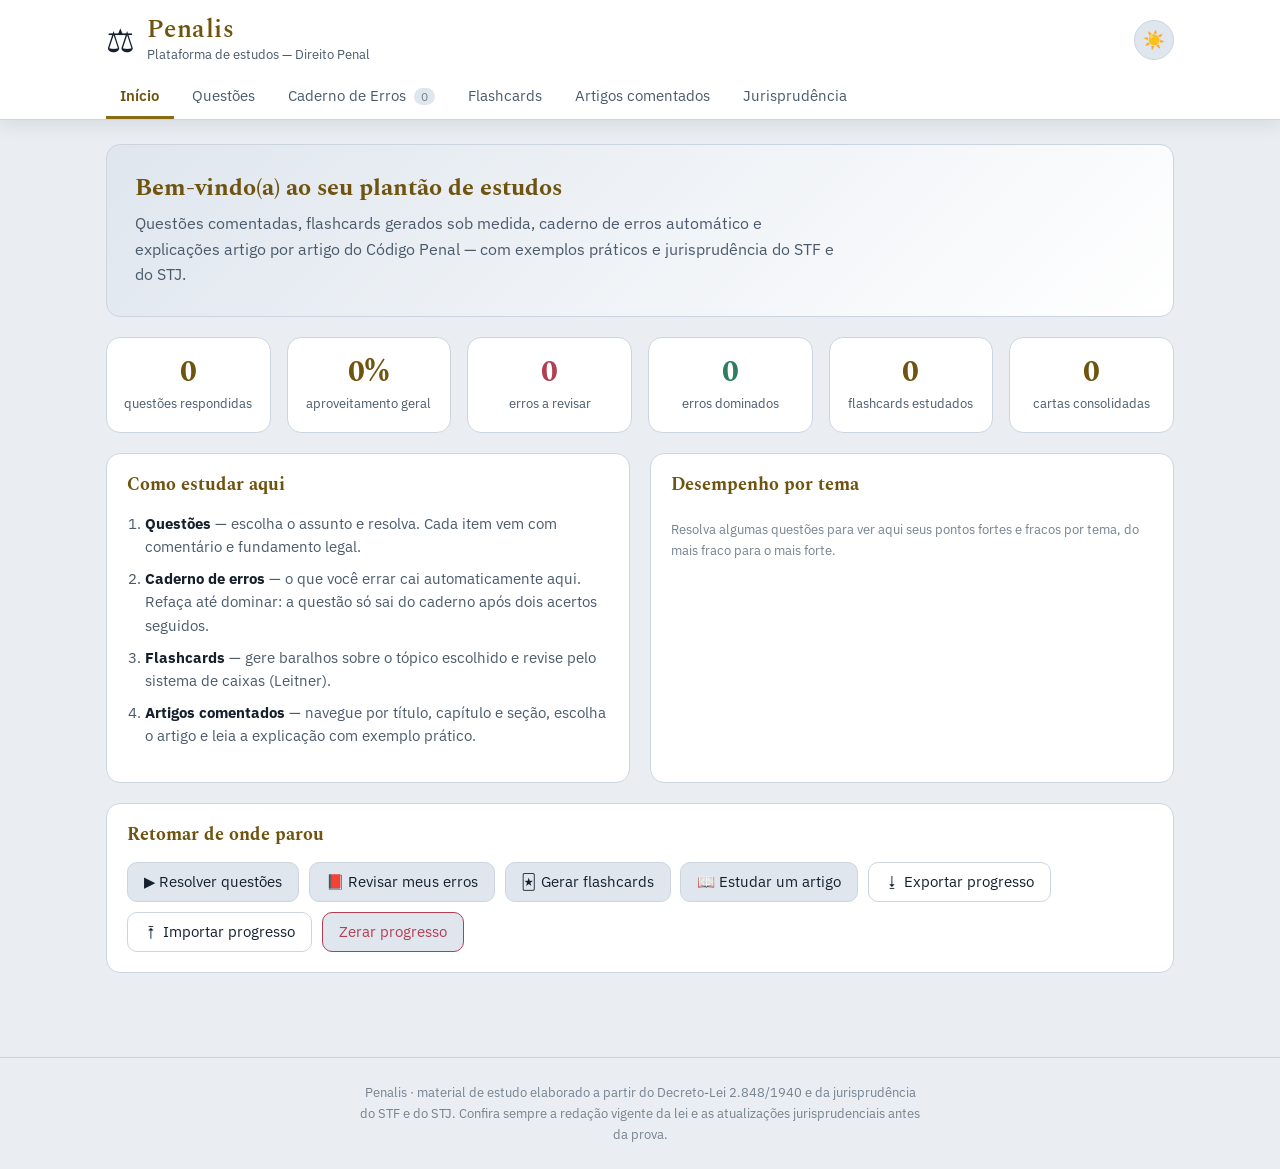
<file: index.html>
<!DOCTYPE html>
<html lang="pt-BR">
<head>
<meta charset="utf-8">
<meta name="viewport" content="width=device-width, initial-scale=1">
<title>Penalis — Plataforma de Estudos de Direito Penal</title>
<meta name="description" content="Questões, flashcards, caderno de erros e explicações comentadas do Código Penal brasileiro.">
<link rel="icon" href="data:image/svg+xml,<svg xmlns='http://www.w3.org/2000/svg' viewBox='0 0 100 100'><text y='.9em' font-size='90'>⚖️</text></svg>">
<link rel="preconnect" href="https://fonts.googleapis.com">
<link rel="preconnect" href="https://fonts.gstatic.com" crossorigin>
<link rel="stylesheet" href="https://fonts.googleapis.com/css2?family=IBM+Plex+Sans:wght@400;500;600&family=Spectral:wght@500;600&display=swap">
<link rel="stylesheet" href="assets/css/style.css">
</head>
<body>

<header class="topo">
  <div class="topo-inner">
    <div class="marca">
      <span class="marca-icone">⚖️</span>
      <div>
        <h1>Penalis</h1>
        <p>Plataforma de estudos — Direito Penal</p>
      </div>
    </div>
    <button id="btn-tema" class="btn-icone" title="Alternar tema claro/escuro">🌙</button>
  </div>
  <nav class="abas" id="abas">
    <button class="aba ativa" data-aba="inicio">Início</button>
    <button class="aba" data-aba="questoes">Questões</button>
    <button class="aba" data-aba="erros">Caderno de Erros <span class="badge" id="badge-erros">0</span></button>
    <button class="aba" data-aba="flashcards">Flashcards</button>
    <button class="aba" data-aba="artigos">Artigos comentados</button>
    <button class="aba" data-aba="juris">Jurisprudência</button>
  </nav>
</header>

<main>

<!-- ===================== INÍCIO ===================== -->
<section class="painel ativo" id="painel-inicio">
  <div class="hero">
    <h2>Bem-vindo(a) ao seu plantão de estudos</h2>
    <p>Questões comentadas, flashcards gerados sob medida, caderno de erros automático e explicações artigo por artigo do Código Penal — com exemplos práticos e jurisprudência do STF e do STJ.</p>
  </div>

  <div class="cards-stats" id="stats"></div>

  <div class="grid-2">
    <div class="caixa">
      <h3>Como estudar aqui</h3>
      <ol class="passos">
        <li><strong>Questões</strong> — escolha o assunto e resolva. Cada item vem com comentário e fundamento legal.</li>
        <li><strong>Caderno de erros</strong> — o que você errar cai automaticamente aqui. Refaça até dominar: a questão só sai do caderno após dois acertos seguidos.</li>
        <li><strong>Flashcards</strong> — gere baralhos sobre o tópico escolhido e revise pelo sistema de caixas (Leitner).</li>
        <li><strong>Artigos comentados</strong> — navegue por título, capítulo e seção, escolha o artigo e leia a explicação com exemplo prático.</li>
      </ol>
    </div>
    <div class="caixa">
      <h3>Desempenho por tema</h3>
      <div id="desempenho-temas" class="barras"></div>
    </div>
  </div>

  <div class="caixa">
    <h3>Retomar de onde parou</h3>
    <div class="acoes-rapidas">
      <button class="btn" data-ir="questoes">▶ Resolver questões</button>
      <button class="btn" data-ir="erros">📕 Revisar meus erros</button>
      <button class="btn" data-ir="flashcards">🃏 Gerar flashcards</button>
      <button class="btn" data-ir="artigos">📖 Estudar um artigo</button>
      <button class="btn btn-fantasma" id="btn-exportar">⭳ Exportar progresso</button>
      <button class="btn btn-fantasma" id="btn-importar">⭱ Importar progresso</button>
      <button class="btn btn-perigo" id="btn-zerar">Zerar progresso</button>
    </div>
    <input type="file" id="arquivo-importar" accept="application/json" hidden>
  </div>
</section>

<!-- ===================== QUESTÕES ===================== -->
<section class="painel" id="painel-questoes">
  <div class="caixa" id="config-questoes">
    <h3>Montar sessão de questões</h3>
    <div class="form-grid">
      <label>Tema
        <select id="q-tema"><option value="">Todos os temas</option></select>
      </label>
      <label>Dificuldade
        <select id="q-dif">
          <option value="">Todas</option>
          <option value="facil">Fácil</option>
          <option value="media">Média</option>
          <option value="dificil">Difícil</option>
        </select>
      </label>
      <label>Quantidade
        <select id="q-qtd">
          <option>5</option><option selected>10</option><option>15</option><option>20</option><option>30</option>
        </select>
      </label>
      <label>Tipo
        <select id="q-tipo">
          <option value="">Múltipla escolha e Certo/Errado</option>
          <option value="mc">Somente múltipla escolha</option>
          <option value="ce">Somente certo/errado</option>
        </select>
      </label>
    </div>
    <label class="check"><input type="checkbox" id="q-gerar" checked> Complementar com questões geradas automaticamente a partir do Código Penal e das súmulas</label>
    <label class="check"><input type="checkbox" id="q-ineditas"> Priorizar questões que ainda não respondi</label>
    <div class="acoes-rapidas">
      <button class="btn btn-primario" id="btn-iniciar-q">Iniciar sessão</button>
      <span class="dica" id="q-disponiveis"></span>
    </div>
  </div>

  <div id="sessao-questoes" hidden>
    <div class="barra-progresso"><div id="prog-q"></div></div>
    <div class="caixa" id="area-questao"></div>
    <div class="acoes-rapidas">
      <button class="btn" id="btn-responder">Responder</button>
      <button class="btn btn-primario" id="btn-proxima" hidden>Próxima →</button>
      <button class="btn btn-fantasma" id="btn-encerrar">Encerrar sessão</button>
    </div>
  </div>

  <div class="caixa" id="resumo-questoes" hidden></div>
</section>

<!-- ===================== CADERNO DE ERROS ===================== -->
<section class="painel" id="painel-erros">
  <div class="caixa">
    <h3>Caderno de erros</h3>
    <p class="dica">Toda questão errada entra aqui automaticamente, com seu erro, o gabarito e o comentário. Depois de <strong>dois acertos seguidos</strong> na revisão, ela é considerada dominada e sai do caderno.</p>
    <div class="form-grid">
      <label>Filtrar por tema <select id="e-tema"><option value="">Todos</option></select></label>
      <label>Ordenar por
        <select id="e-ordem">
          <option value="recentes">Mais recentes</option>
          <option value="erros">Mais erradas</option>
          <option value="tema">Tema</option>
        </select>
      </label>
    </div>
    <div class="acoes-rapidas">
      <button class="btn btn-primario" id="btn-revisar-erros">▶ Revisar erros em modo questão</button>
      <button class="btn btn-fantasma" id="btn-limpar-dominadas">Limpar dominadas</button>
    </div>
  </div>
  <div id="lista-erros"></div>
</section>

<!-- ===================== FLASHCARDS ===================== -->
<section class="painel" id="painel-flashcards">
  <div class="caixa" id="config-flash">
    <h3>Gerar flashcards sobre o assunto escolhido</h3>
    <div class="form-grid">
      <label>Fonte do baralho
        <select id="f-fonte">
          <option value="tema">Por tema de estudo</option>
          <option value="estrutura">Por título/capítulo do Código Penal</option>
          <option value="juris">Somente jurisprudência (súmulas e teses)</option>
          <option value="erros">A partir dos meus erros</option>
        </select>
      </label>
      <label id="wrap-f-tema">Tema <select id="f-tema"></select></label>
      <label id="wrap-f-titulo" hidden>Título <select id="f-titulo"></select></label>
      <label id="wrap-f-cap" hidden>Capítulo / Seção <select id="f-cap"></select></label>
      <label>Quantidade
        <select id="f-qtd"><option>10</option><option selected>20</option><option>30</option><option value="999">Todos</option></select>
      </label>
    </div>
    <label class="check"><input type="checkbox" id="f-priorizar" checked> Priorizar cartas das caixas atrasadas (repetição espaçada)</label>
    <div class="acoes-rapidas">
      <button class="btn btn-primario" id="btn-gerar-flash">Gerar baralho</button>
      <span class="dica" id="f-disponiveis"></span>
    </div>
  </div>

  <div id="sessao-flash" hidden>
    <div class="barra-progresso"><div id="prog-f"></div></div>
    <div class="flashcard" id="flashcard">
      <div class="flash-inner">
        <div class="flash-face flash-frente"><span class="flash-tag" id="flash-tema"></span><div id="flash-frente"></div><span class="dica">clique para virar</span></div>
        <div class="flash-face flash-verso"><div id="flash-verso"></div><span class="flash-fonte" id="flash-fonte"></span></div>
      </div>
    </div>
    <div class="acoes-rapidas" id="flash-acoes">
      <button class="btn btn-erro" id="btn-f-errei">Não sabia</button>
      <button class="btn btn-meio" id="btn-f-quase">Quase</button>
      <button class="btn btn-ok" id="btn-f-acertei">Sabia</button>
      <button class="btn btn-fantasma" id="btn-f-encerrar">Encerrar</button>
    </div>
  </div>
  <div class="caixa" id="resumo-flash" hidden></div>
</section>

<!-- ===================== ARTIGOS ===================== -->
<section class="painel" id="painel-artigos">
  <div class="caixa">
    <h3>Escolha o artigo que deseja estudar</h3>
    <div class="form-grid form-grid-4">
      <label>Parte <select id="a-parte"></select></label>
      <label>Título <select id="a-titulo"></select></label>
      <label>Capítulo / Seção <select id="a-cap"></select></label>
      <label>Artigo <select id="a-art"></select></label>
    </div>
    <div class="acoes-rapidas">
      <input type="search" id="a-busca" placeholder="🔎 Buscar por número ou nome do crime (ex.: 157, peculato, prescrição)" class="busca">
    </div>
    <div id="a-resultados-busca"></div>
  </div>
  <div id="ficha-artigo"></div>
</section>

<!-- ===================== JURISPRUDÊNCIA ===================== -->
<section class="painel" id="painel-juris">
  <div class="caixa">
    <h3>Jurisprudência consolidada</h3>
    <p class="dica">Súmulas e teses do STF e do STJ mais cobradas em Direito Penal.</p>
    <div class="form-grid">
      <label>Tema <select id="j-tema"><option value="">Todos</option></select></label>
      <label>Busca <input type="search" id="j-busca" placeholder="palavra-chave"></label>
    </div>
  </div>
  <div id="lista-juris"></div>
</section>

</main>

<footer>
  <p>Penalis · material de estudo elaborado a partir do Decreto-Lei 2.848/1940 e da jurisprudência do STF e do STJ. Confira sempre a redação vigente da lei e as atualizações jurisprudenciais antes da prova.</p>
</footer>

<script src="data/estrutura.js"></script>
<script src="data/artigos-pg.js"></script>
<script src="data/artigos-pg2.js"></script>
<script src="data/artigos-pe1.js"></script>
<script src="data/artigos-pe2.js"></script>
<script src="data/questoes-pg.js"></script>
<script src="data/questoes-pe.js"></script>
<script src="data/flashcards.js"></script>
<script src="data/jurisprudencia.js"></script>
<script src="assets/js/app.js"></script>
</body>
</html>
</file>
<file: assets/css/style.css>
/* =========================================================================
   Penalis — folha de estilo
   Paleta: tinta de processo (azul-ardósia profundo) + latão das balanças.
   Tipografia: Spectral (títulos, ar de doutrina impressa) + IBM Plex Sans.
   O tema padrão é escuro; o claro é ativado pelo seletor data-tema="claro",
   que o app ajusta ao tema do próprio leitor no primeiro carregamento.
   ========================================================================= */
:root{
  --bg:#131a22; --bg-2:#1a232e; --bg-3:#222e3b;
  --tinta:#e9eef4; --tinta-2:#9fb0c2; --tinta-3:#71839a;
  --borda:#2d3b4b;
  --acento:#c39b2e; --acento-2:#e2c163;
  --ok:#4aa583; --erro:#d4677a; --meio:#d99a3c; --info:#6c9ede;
  --raio:14px; --sombra:0 6px 26px rgba(4,8,14,.4);
  --fonte:"IBM Plex Sans",system-ui,-apple-system,"Segoe UI",Arial,sans-serif;
  --serif:"Spectral",Georgia,"Times New Roman",serif;
}
html[data-tema="claro"]{
  --bg:#eaeef3; --bg-2:#ffffff; --bg-3:#dfe6ee;
  --tinta:#15202c; --tinta-2:#4a5a6b; --tinta-3:#74828f;
  --borda:#cbd5e0; --acento:#8a6a12; --acento-2:#6f5410;
  --ok:#2f7d5f; --erro:#b23e52; --meio:#a3721f; --info:#3a6bb0;
  --sombra:0 4px 18px rgba(20,32,44,.1);
}
*{box-sizing:border-box}
body{margin:0;background:var(--bg);color:var(--tinta);font-family:var(--fonte);line-height:1.6;-webkit-font-smoothing:antialiased}
h1,h2,h3,h4{line-height:1.25;margin:0 0 .5rem;text-wrap:balance}
.enunciado,.erro-detalhe,.bloco li{max-width:72ch}
a{color:var(--acento-2)}
main{max-width:1100px;margin:0 auto;padding:1.5rem 1rem 4rem}

/* ---------- topo ---------- */
.topo{position:sticky;top:env(safe-area-inset-top,0px);z-index:20;background:var(--bg-2);border-bottom:1px solid var(--borda);box-shadow:var(--sombra)}
.topo-inner{max-width:1100px;margin:0 auto;padding:.9rem 1rem .5rem;display:flex;align-items:center;justify-content:space-between;gap:1rem}
.marca{display:flex;align-items:center;gap:.75rem}
.marca-icone{font-size:2rem}
.marca h1{font-family:var(--serif);font-size:1.55rem;font-weight:600;letter-spacing:.02em;color:var(--acento-2);margin:0}
.marca p{margin:0;font-size:.8rem;color:var(--tinta-2)}
.btn-icone{background:var(--bg-3);border:1px solid var(--borda);color:var(--tinta);width:40px;height:40px;border-radius:50%;cursor:pointer;font-size:1.1rem}
.btn-icone:hover{border-color:var(--acento)}
.abas{max-width:1100px;margin:0 auto;padding:0 1rem;display:flex;gap:.25rem;overflow-x:auto;scrollbar-width:thin}
.aba{background:none;border:none;border-bottom:3px solid transparent;color:var(--tinta-2);padding:.7rem .9rem;font-size:.95rem;cursor:pointer;white-space:nowrap;font-family:inherit}
.aba:hover{color:var(--tinta)}
.aba.ativa{color:var(--acento-2);border-bottom-color:var(--acento);font-weight:600}
.badge{background:var(--erro);color:#fff;border-radius:999px;padding:.05rem .45rem;font-size:.72rem;margin-left:.25rem}
.badge[data-zero="1"]{background:var(--bg-3);color:var(--tinta-3)}

/* ---------- estrutura ---------- */
.painel{display:none;animation:entra .25s ease}
.painel.ativo{display:block}
@keyframes entra{from{opacity:0;transform:translateY(6px)}to{opacity:1;transform:none}}
.caixa{background:var(--bg-2);border:1px solid var(--borda);border-radius:var(--raio);padding:1.25rem;margin-bottom:1.25rem}
.caixa h3{font-family:var(--serif);color:var(--acento-2);font-size:1.15rem}
.grid-2{display:grid;grid-template-columns:1fr 1fr;gap:1.25rem}
.hero{background:linear-gradient(135deg,var(--bg-3),var(--bg-2));border:1px solid var(--borda);border-radius:var(--raio);padding:1.75rem;margin-bottom:1.25rem}
.hero h2{font-family:var(--serif);color:var(--acento-2)}
.hero p{color:var(--tinta-2);margin:0;max-width:70ch}
footer{border-top:1px solid var(--borda);padding:1.5rem 1rem;text-align:center}
footer p{max-width:70ch;margin:0 auto;color:var(--tinta-3);font-size:.82rem}

/* ---------- formulários ---------- */
.form-grid{display:grid;grid-template-columns:repeat(auto-fit,minmax(190px,1fr));gap:.9rem;margin:.75rem 0}
.form-grid-4{grid-template-columns:repeat(auto-fit,minmax(170px,1fr))}
label{display:flex;flex-direction:column;gap:.3rem;font-size:.85rem;color:var(--tinta-2)}
select,input[type=search],input[type=text],textarea{background:var(--bg-3);border:1px solid var(--borda);color:var(--tinta);border-radius:9px;padding:.55rem .65rem;font-size:.92rem;font-family:inherit;width:100%}
select:focus,input:focus,textarea:focus{outline:2px solid var(--acento);outline-offset:1px}
.busca{max-width:520px}
.check{flex-direction:row;align-items:center;gap:.5rem;margin:.4rem 0;cursor:pointer}
.check input{accent-color:var(--acento)}
.dica{color:var(--tinta-3);font-size:.84rem}

/* ---------- botões ---------- */
.btn{background:var(--bg-3);border:1px solid var(--borda);color:var(--tinta);padding:.6rem 1rem;border-radius:10px;cursor:pointer;font-size:.92rem;font-family:inherit;transition:.15s}
.btn:hover{border-color:var(--acento);transform:translateY(-1px)}
.btn-primario{background:var(--acento);border-color:var(--acento);color:#15181f;font-weight:600}
.btn-primario:hover{background:var(--acento-2)}
.btn-fantasma{background:none}
.btn-perigo{border-color:var(--erro);color:var(--erro)}
.btn-ok{border-color:var(--ok);color:var(--ok)}
.btn-erro{border-color:var(--erro);color:var(--erro)}
.btn-meio{border-color:var(--meio);color:var(--meio)}
.btn:disabled{opacity:.45;cursor:not-allowed;transform:none}
.acoes-rapidas{display:flex;flex-wrap:wrap;gap:.6rem;align-items:center;margin-top:.9rem}

/* ---------- estatísticas ---------- */
.cards-stats{display:grid;grid-template-columns:repeat(auto-fit,minmax(150px,1fr));gap:1rem;margin-bottom:1.25rem}
.stat{background:var(--bg-2);border:1px solid var(--borda);border-radius:var(--raio);padding:1rem;text-align:center}
.stat b{display:block;font-variant-numeric:tabular-nums;font-size:1.9rem;font-family:var(--serif);color:var(--acento-2);line-height:1.2}
.stat span{font-size:.8rem;color:var(--tinta-2)}
.barras{display:flex;flex-direction:column;gap:.6rem;max-height:340px;overflow:auto}
.barra-item{font-size:.83rem}
.barra-item .rot{display:flex;justify-content:space-between;color:var(--tinta-2);margin-bottom:.2rem}
.barra-trilha{background:var(--bg-3);border-radius:999px;height:8px;overflow:hidden}
.barra-preenche{height:100%;background:linear-gradient(90deg,var(--ok),var(--acento));border-radius:999px}
.passos{padding-left:1.1rem;color:var(--tinta-2);font-size:.92rem}
.passos li{margin-bottom:.5rem}
.passos strong{color:var(--tinta)}

/* ---------- questões ---------- */
.barra-progresso{background:var(--bg-3);height:6px;border-radius:999px;overflow:hidden;margin-bottom:1rem}
.barra-progresso>div{height:100%;background:var(--acento);width:0;transition:width .3s}
.meta-q{display:flex;flex-wrap:wrap;gap:.5rem;margin-bottom:.9rem}
.tag{background:var(--bg-3);border:1px solid var(--borda);border-radius:999px;padding:.15rem .7rem;font-size:.75rem;color:var(--tinta-2)}
.tag-facil{border-color:var(--ok);color:var(--ok)}
.tag-media{border-color:var(--meio);color:var(--meio)}
.tag-dificil{border-color:var(--erro);color:var(--erro)}
.tag-gerada{border-color:var(--info);color:var(--info)}
.enunciado{font-size:1.05rem;margin-bottom:1rem}
.alternativas{display:flex;flex-direction:column;gap:.55rem}
.alt{display:flex;gap:.7rem;align-items:flex-start;background:var(--bg-3);border:1px solid var(--borda);border-radius:10px;padding:.7rem .85rem;cursor:pointer;transition:.15s}
.alt:hover{border-color:var(--acento)}
.alt.selecionada{border-color:var(--acento);box-shadow:inset 0 0 0 1px var(--acento)}
.alt.correta{border-color:var(--ok);background:color-mix(in srgb,var(--ok) 12%,var(--bg-3))}
.alt.errada{border-color:var(--erro);background:color-mix(in srgb,var(--erro) 12%,var(--bg-3))}
.alt-letra{font-weight:700;color:var(--acento-2);min-width:1.2rem}
.comentario{margin-top:1rem;border-left:3px solid var(--acento);background:var(--bg-3);padding:.85rem 1rem;border-radius:0 10px 10px 0}
.comentario h4{color:var(--acento-2);font-size:.95rem;margin-bottom:.35rem}
.comentario .fundamento{display:block;margin-top:.5rem;font-size:.82rem;color:var(--tinta-3)}
.veredito{font-weight:700;margin-bottom:.4rem}
.veredito.acerto{color:var(--ok)}
.veredito.erro{color:var(--erro)}

/* ---------- caderno de erros ---------- */
.erro-item{background:var(--bg-2);border:1px solid var(--borda);border-left:4px solid var(--erro);border-radius:var(--raio);padding:1rem 1.15rem;margin-bottom:.9rem}
.erro-item.dominada{border-left-color:var(--ok);opacity:.75}
.erro-item h4{font-size:.98rem;margin-bottom:.4rem}
.erro-meta{display:flex;flex-wrap:wrap;gap:.4rem;margin-bottom:.6rem}
.erro-detalhe{font-size:.9rem;color:var(--tinta-2)}
.erro-detalhe b{color:var(--tinta)}
.nota{margin-top:.6rem}
.nota textarea{min-height:60px;resize:vertical}
.vazio{text-align:center;color:var(--tinta-3);padding:2.5rem 1rem;font-style:italic}

/* ---------- flashcards ---------- */
.flashcard{perspective:1400px;margin:0 auto 1rem;max-width:660px;min-height:290px;cursor:pointer}
.flash-inner{position:relative;width:100%;min-height:290px;transition:transform .55s;transform-style:preserve-3d}
.flashcard.virado .flash-inner{transform:rotateY(180deg)}
.flash-face{position:absolute;inset:0;backface-visibility:hidden;background:var(--bg-2);border:1px solid var(--borda);border-radius:var(--raio);padding:1.6rem;display:flex;flex-direction:column;justify-content:center;gap:.8rem;box-shadow:var(--sombra)}
.flash-frente{border-top:4px solid var(--acento);font-size:1.15rem;text-align:center}
.flash-verso{transform:rotateY(180deg);border-top:4px solid var(--ok);font-size:1rem;overflow:auto}
.flash-tag{position:absolute;top:.8rem;left:1rem;font-size:.72rem;color:var(--tinta-3)}
.flash-fonte{font-size:.8rem;color:var(--tinta-3);border-top:1px dashed var(--borda);padding-top:.5rem}
.flash-frente .dica{position:absolute;bottom:.8rem;left:0;right:0;text-align:center}

/* ---------- artigos ---------- */
.ficha{background:var(--bg-2);border:1px solid var(--borda);border-radius:var(--raio);padding:1.5rem;margin-bottom:1.25rem}
.ficha-cabeca{border-bottom:1px solid var(--borda);padding-bottom:.9rem;margin-bottom:1.1rem}
.ficha-cabeca h2{font-family:var(--serif);color:var(--acento-2);font-size:1.5rem;margin-bottom:.2rem}
.ficha-cabeca .trilha{font-size:.82rem;color:var(--tinta-3)}
.bloco{margin-bottom:1.35rem}
.bloco h4{color:var(--acento-2);font-size:.92rem;text-transform:uppercase;letter-spacing:.06em;margin-bottom:.5rem}
.lei{font-family:var(--serif);background:var(--bg-3);border-left:3px solid var(--acento);padding:1rem 1.1rem;border-radius:0 10px 10px 0;font-size:.98rem}
.bloco ul{padding-left:1.15rem;margin:0}
.bloco li{margin-bottom:.5rem}
.exemplo{background:color-mix(in srgb,var(--info) 10%,var(--bg-2));border:1px solid color-mix(in srgb,var(--info) 35%,var(--borda));border-radius:10px;padding:1rem 1.1rem}
.exemplo h4{color:var(--info)}
.atencao{background:color-mix(in srgb,var(--meio) 10%,var(--bg-2));border:1px solid color-mix(in srgb,var(--meio) 35%,var(--borda));border-radius:10px;padding:1rem 1.1rem}
.atencao h4{color:var(--meio)}
.juris-lista{display:flex;flex-direction:column;gap:.65rem}
.juris-item{background:var(--bg-3);border:1px solid var(--borda);border-radius:10px;padding:.8rem 1rem;font-size:.9rem}
.juris-item b{color:var(--acento-2);display:block;margin-bottom:.2rem;font-size:.84rem}
.resultado-busca{display:block;width:100%;text-align:left;background:var(--bg-3);border:1px solid var(--borda);border-radius:9px;padding:.55rem .8rem;margin-top:.4rem;cursor:pointer;color:var(--tinta);font-family:inherit;font-size:.9rem}
.resultado-busca:hover{border-color:var(--acento)}
.resultado-busca b{color:var(--acento-2)}
.acoes-ficha{display:flex;flex-wrap:wrap;gap:.6rem;margin-top:1rem;padding-top:1rem;border-top:1px solid var(--borda)}
mark{background:var(--acento);color:#15181f;border-radius:3px;padding:0 .15rem}

@media(max-width:780px){
  .grid-2{grid-template-columns:1fr}
  .marca p{display:none}
  main{padding:1rem .75rem 3rem}
  .caixa{padding:1rem}
}

@media (prefers-reduced-motion: reduce){
  *,*::before,*::after{animation-duration:.01ms!important;transition-duration:.01ms!important}
}
:focus-visible{outline:2px solid var(--acento-2);outline-offset:2px}
</file>
